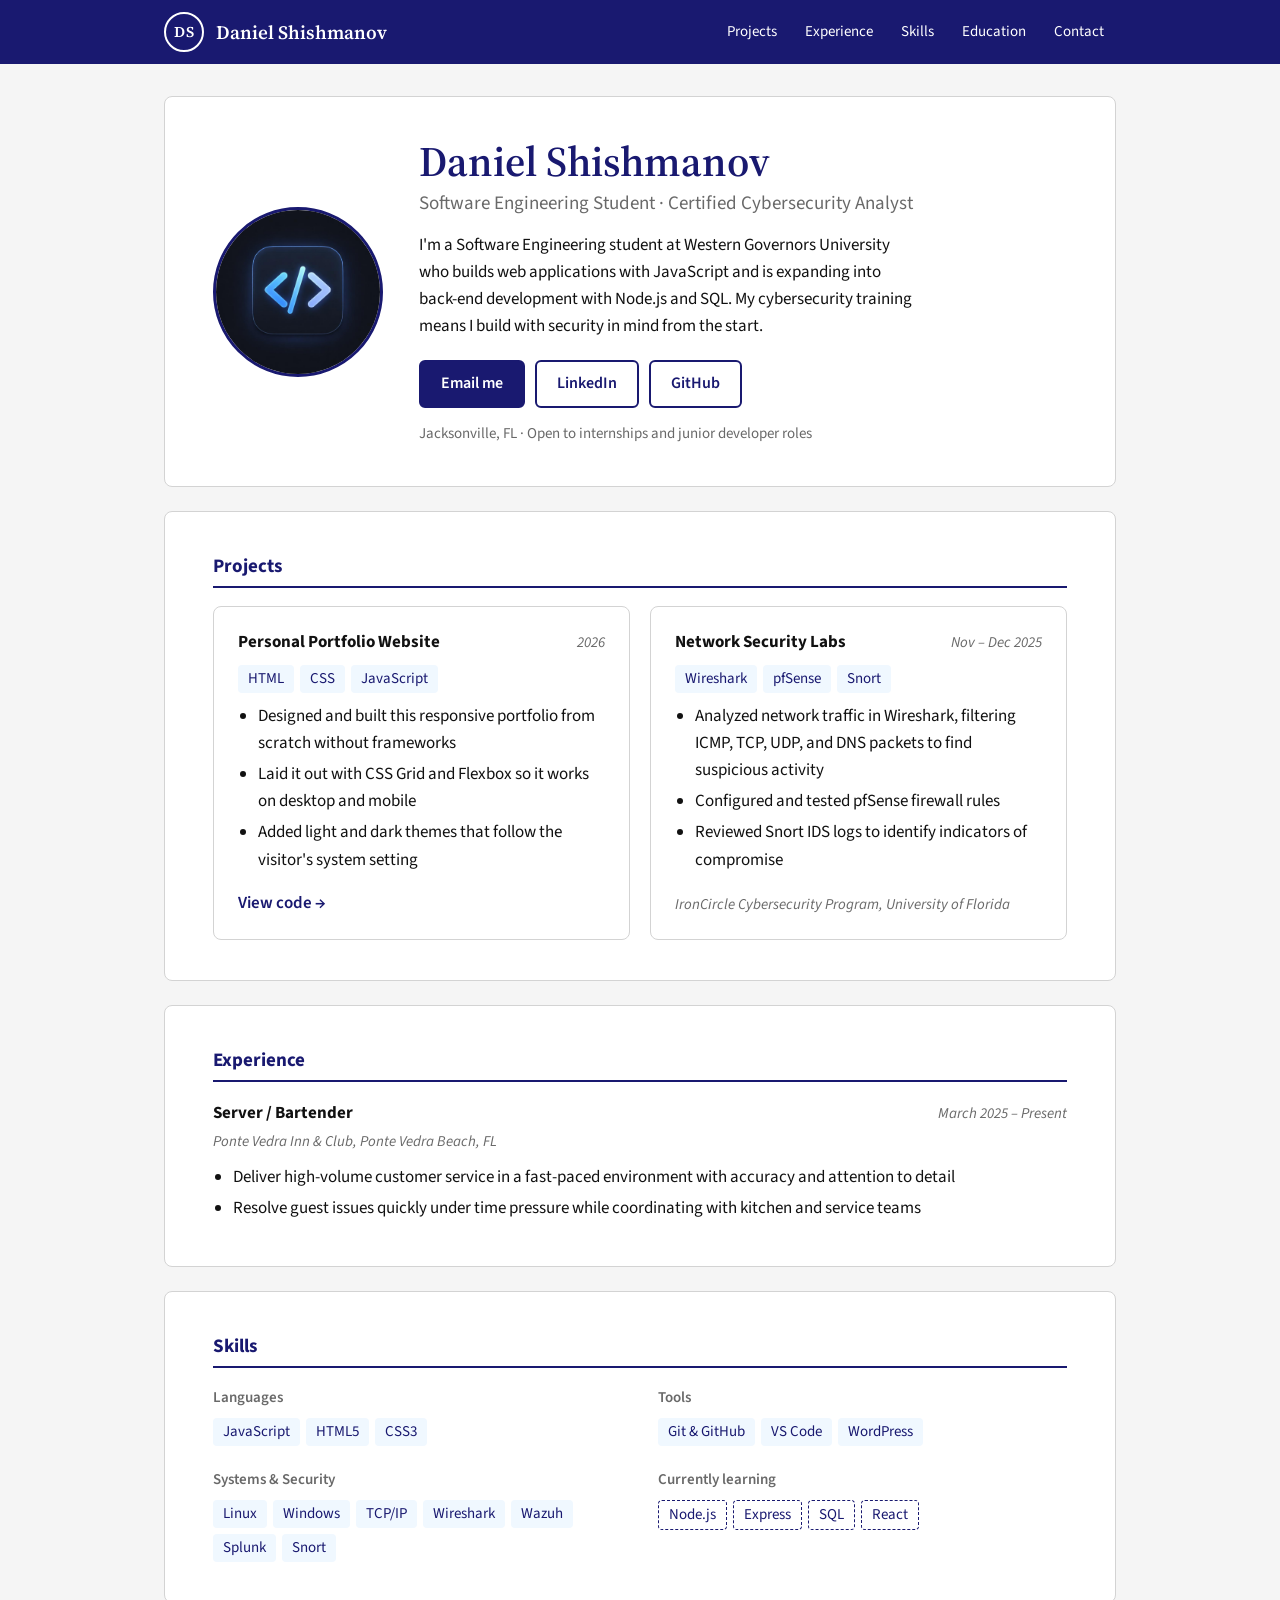
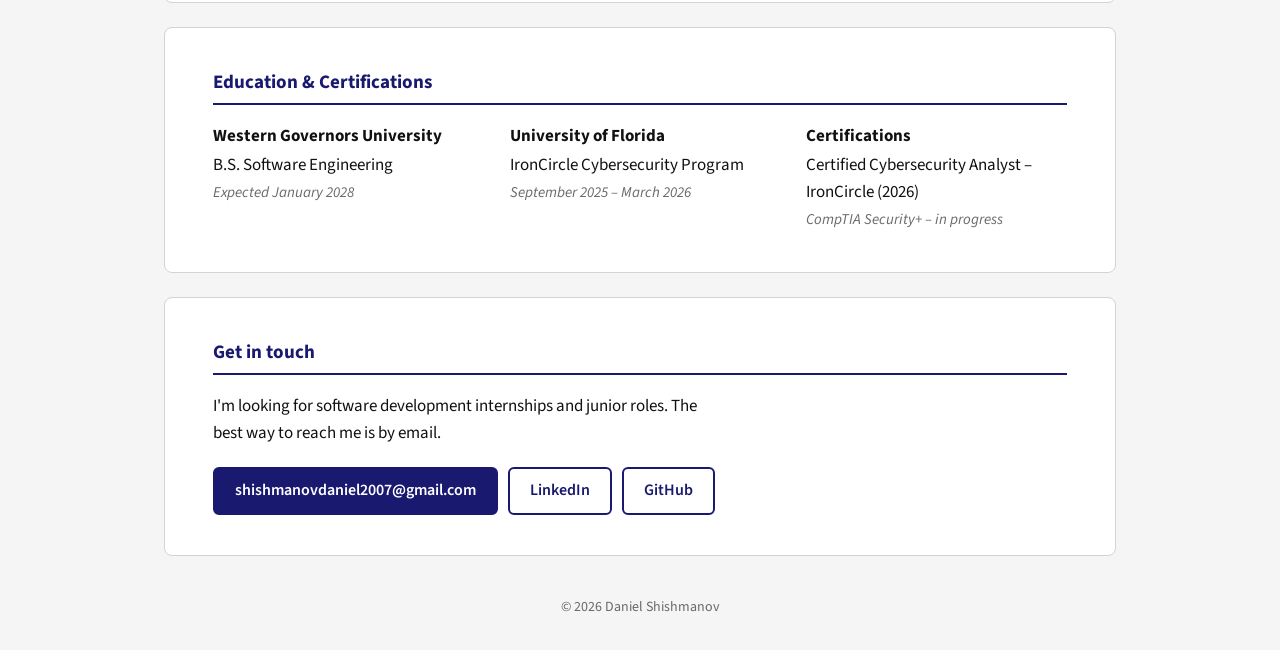
<file: index.html>
<!DOCTYPE html>
<html lang="en">
<head>
    <meta charset="UTF-8">
    <meta name="viewport" content="width=device-width, initial-scale=1">
    <meta name="description" content="Daniel Shishmanov — Software Engineering student at Western Governors University and Certified Cybersecurity Analyst.">
    <title>Daniel Shishmanov | Software Engineer</title>
    <link rel="preconnect" href="https://fonts.googleapis.com">
    <link rel="preconnect" href="https://fonts.gstatic.com" crossorigin>
    <link href="https://fonts.googleapis.com/css2?family=Source+Sans+3:ital,wght@0,400;0,600;0,700;1,400&family=Source+Serif+4:wght@600&display=swap" rel="stylesheet">
    <link rel="stylesheet" href="style.css">
</head>
<body>
    <header class="main-header">
        <div class="header-inner">
            <a class="brand" href="#top">
                <span class="logo">DS</span>
                <span class="brand-name">Daniel Shishmanov</span>
            </a>
            <nav class="navigation" aria-label="Main">
                <a href="#projects">Projects</a>
                <a href="#experience">Experience</a>
                <a href="#skills">Skills</a>
                <a href="#education">Education</a>
                <a href="#contact">Contact</a>
            </nav>
        </div>
    </header>

    <main id="top">
        <section class="hero">
            <img src="images/profile.jpeg" alt="Portrait of Daniel Shishmanov" class="profile-image">
            <div class="hero-text">
                <h1>Daniel Shishmanov</h1>
                <p class="role">Software Engineering Student &middot; Certified Cybersecurity Analyst</p>
                <p class="bio">
                    I'm a Software Engineering student at Western Governors University who builds web
                    applications with JavaScript and is expanding into back-end development with Node.js
                    and SQL. My cybersecurity training means I build with security in mind from the start.
                </p>
                <div class="hero-actions">
                    <a class="button primary" href="mailto:shishmanovdaniel2007@gmail.com">Email me</a>
                    <a class="button" href="https://www.linkedin.com/in/daniel-shishmanov-ba3990364/" target="_blank" rel="noopener">LinkedIn</a>
                    <a class="button" href="https://github.com/ShishmanovDaniel" target="_blank" rel="noopener">GitHub</a>
                </div>
                <p class="location">Jacksonville, FL &middot; Open to internships and junior developer roles</p>
            </div>
        </section>

        <section id="projects" class="block">
            <h2 class="section-title">Projects</h2>
            <div class="project-grid">
                <article class="card">
                    <div class="card-head">
                        <h3>Personal Portfolio Website</h3>
                        <span class="date">2026</span>
                    </div>
                    <ul class="tags"><li>HTML</li><li>CSS</li><li>JavaScript</li></ul>
                    <ul class="points">
                        <li>Designed and built this responsive portfolio from scratch without frameworks</li>
                        <li>Laid it out with CSS Grid and Flexbox so it works on desktop and mobile</li>
                        <li>Added light and dark themes that follow the visitor's system setting</li>
                    </ul>
                    <div class="card-links">
                        <a href="https://github.com/ShishmanovDaniel/personal-portfolio" target="_blank" rel="noopener">View code &rarr;</a>
                    </div>
                </article>

                <article class="card">
                    <div class="card-head">
                        <h3>Network Security Labs</h3>
                        <span class="date">Nov &ndash; Dec 2025</span>
                    </div>
                    <ul class="tags"><li>Wireshark</li><li>pfSense</li><li>Snort</li></ul>
                    <ul class="points">
                        <li>Analyzed network traffic in Wireshark, filtering ICMP, TCP, UDP, and DNS packets to find suspicious activity</li>
                        <li>Configured and tested pfSense firewall rules</li>
                        <li>Reviewed Snort IDS logs to identify indicators of compromise</li>
                    </ul>
                    <p class="card-note">IronCircle Cybersecurity Program, University of Florida</p>
                </article>
            </div>
        </section>

        <section id="experience" class="block">
            <h2 class="section-title">Experience</h2>
            <article class="entry">
                <div class="card-head">
                    <h3>Server / Bartender</h3>
                    <span class="date">March 2025 &ndash; Present</span>
                </div>
                <p class="entry-sub">Ponte Vedra Inn &amp; Club, Ponte Vedra Beach, FL</p>
                <ul class="points">
                    <li>Deliver high-volume customer service in a fast-paced environment with accuracy and attention to detail</li>
                    <li>Resolve guest issues quickly under time pressure while coordinating with kitchen and service teams</li>
                </ul>
            </article>
        </section>

        <section id="skills" class="block">
            <h2 class="section-title">Skills</h2>
            <div class="skills-grid">
                <div class="skill-group">
                    <h3>Languages</h3>
                    <ul class="tags"><li>JavaScript</li><li>HTML5</li><li>CSS3</li></ul>
                </div>
                <div class="skill-group">
                    <h3>Tools</h3>
                    <ul class="tags"><li>Git &amp; GitHub</li><li>VS Code</li><li>WordPress</li></ul>
                </div>
                <div class="skill-group">
                    <h3>Systems &amp; Security</h3>
                    <ul class="tags"><li>Linux</li><li>Windows</li><li>TCP/IP</li><li>Wireshark</li><li>Wazuh</li><li>Splunk</li><li>Snort</li></ul>
                </div>
                <div class="skill-group">
                    <h3>Currently learning</h3>
                    <ul class="tags learning"><li>Node.js</li><li>Express</li><li>SQL</li><li>React</li></ul>
                </div>
            </div>
        </section>

        <section id="education" class="block">
            <h2 class="section-title">Education &amp; Certifications</h2>
            <div class="edu-grid">
                <article class="entry">
                    <h3>Western Governors University</h3>
                    <p>B.S. Software Engineering</p>
                    <p class="entry-sub">Expected January 2028</p>
                </article>
                <article class="entry">
                    <h3>University of Florida</h3>
                    <p>IronCircle Cybersecurity Program</p>
                    <p class="entry-sub">September 2025 &ndash; March 2026</p>
                </article>
                <article class="entry">
                    <h3>Certifications</h3>
                    <p>Certified Cybersecurity Analyst &ndash; IronCircle (2026)</p>
                    <p class="entry-sub">CompTIA Security+ &ndash; in progress</p>
                </article>
            </div>
        </section>

        <section id="contact" class="block contact">
            <h2 class="section-title">Get in touch</h2>
            <p>
                I'm looking for software development internships and junior roles. The best way to reach me is by email.
            </p>
            <div class="hero-actions">
                <a class="button primary" href="mailto:shishmanovdaniel2007@gmail.com">shishmanovdaniel2007@gmail.com</a>
                <a class="button" href="https://www.linkedin.com/in/daniel-shishmanov-ba3990364/" target="_blank" rel="noopener">LinkedIn</a>
                <a class="button" href="https://github.com/ShishmanovDaniel" target="_blank" rel="noopener">GitHub</a>
            </div>
        </section>
    </main>

    <footer>
        <p>&copy; 2026 Daniel Shishmanov</p>
    </footer>
</body>
</html>
</file>
<file: style.css>
* { box-sizing: border-box; }

:root {
    --page: whitesmoke; --paper: white; --ink: #111; --muted: dimgray;
    --rule: lightgray; --tint: aliceblue; --accent: midnightblue; --accent-hover: navy;
}
@media (prefers-color-scheme: dark) {
    :root {
        --page: #10151f; --paper: #19202d; --ink: #e8ebf0; --muted: #a4adbc;
        --rule: #2f3a4d; --tint: #223049; --accent: lightsteelblue; --accent-hover: white;
    }
}

html { scroll-behavior: smooth; scroll-padding-top: 80px; }

body {
    margin: 0;
    background-color: var(--page);
    color: var(--ink);
    font-family: "Source Sans 3", Calibri, Arial, sans-serif;
    font-size: 17px;
    line-height: 1.6;
}

a { color: var(--accent); }
a:hover { color: var(--accent-hover); }

:focus-visible { outline: 3px solid cornflowerblue; outline-offset: 2px; }

img { max-width: 100%; }

/* Header */

.main-header {
    position: sticky;
    top: 0;
    z-index: 10;
    background-color: midnightblue;
    color: white;
}

.header-inner {
    max-width: 1000px;
    margin: 0 auto;
    padding: 12px 24px;
    display: flex;
    align-items: center;
    justify-content: space-between;
    flex-wrap: wrap;
    gap: 10px;
}

.brand {
    display: flex;
    align-items: center;
    gap: 12px;
    color: white;
    text-decoration: none;
}

.brand:hover { color: white; }

.logo {
    width: 40px;
    height: 40px;
    display: grid;
    place-items: center;
    border: 2px solid white;
    border-radius: 50%;
    font-family: "Source Serif 4", Georgia, serif;
    font-weight: 600;
    font-size: 15px;
    letter-spacing: 1px;
}

.brand-name {
    font-family: "Source Serif 4", Georgia, serif;
    font-size: 19px;
    font-weight: 600;
}

.navigation { display: flex; flex-wrap: wrap; gap: 4px; }

.navigation a {
    color: white;
    text-decoration: none;
    font-size: 15px;
    padding: 6px 12px;
    border-radius: 6px;
}

.navigation a:hover { background-color: navy; color: white; }

/* Layout */

main {
    max-width: 1000px;
    margin: 32px auto;
    padding: 0 24px;
}

.hero, .block {
    background-color: var(--paper);
    border: 1px solid var(--rule);
    border-radius: 8px;
    padding: 40px 48px;
}

.block { margin-top: 24px; }

.section-title {
    margin: 0 0 18px;
    padding-bottom: 4px;
    font-size: 19px;
    font-weight: 700;
    color: var(--accent);
    border-bottom: 2px solid var(--accent);
}

h3 { margin: 0; font-size: 17px; }

/* Hero */

.hero {
    display: grid;
    grid-template-columns: auto 1fr;
    gap: 36px;
    align-items: center;
}

.hero > * { min-width: 0; }

.profile-image {
    width: 170px;
    height: 170px;
    object-fit: cover;
    border-radius: 50%;
    border: 3px solid var(--accent);
}

.hero h1 {
    margin: 0;
    font-family: "Source Serif 4", Georgia, serif;
    font-size: 42px;
    font-weight: 600;
    line-height: 1.15;
    color: var(--accent);
}

.role { margin: 4px 0 12px; font-size: 19px; color: var(--muted); }

.bio { margin: 0; max-width: 62ch; }

.location { margin: 14px 0 0; font-size: 15px; color: var(--muted); }

.hero-actions {
    display: flex;
    flex-wrap: wrap;
    gap: 10px;
    margin-top: 20px;
}

.button {
    display: inline-block;
    padding: 9px 20px;
    border: 2px solid var(--accent);
    border-radius: 6px;
    font-weight: 600;
    font-size: 16px;
    text-decoration: none;
    color: var(--accent);
    overflow-wrap: anywhere;
}

.button:hover { background-color: var(--tint); color: var(--accent); }

.button.primary { background-color: var(--accent); color: var(--paper); }
.button.primary:hover { background-color: var(--accent-hover); border-color: var(--accent-hover); color: var(--paper); }

/* Projects */

.project-grid {
    display: grid;
    grid-template-columns: repeat(2, 1fr);
    gap: 20px;
}

.card {
    display: flex;
    flex-direction: column;
    padding: 22px 24px;
    border: 1px solid var(--rule);
    border-radius: 8px;
}

.card-head {
    display: flex;
    justify-content: space-between;
    align-items: baseline;
    flex-wrap: wrap;
    gap: 2px 16px;
}

.date { font-style: italic; color: var(--muted); font-size: 15px; white-space: nowrap; }

.points { margin: 10px 0 0; padding-left: 20px; }
.points li { margin-bottom: 4px; }

.card-links { margin-top: auto; padding-top: 12px; font-weight: 600; }
.card-links a { text-decoration: none; }

.card-note { margin: auto 0 0; padding-top: 12px; font-size: 15px; font-style: italic; color: var(--muted); }

.tags {
    list-style: none;
    padding: 0;
    margin: 8px 0 0;
    display: flex;
    flex-wrap: wrap;
    gap: 6px;
}

.tags li {
    background-color: var(--tint);
    color: var(--accent);
    padding: 2px 10px;
    border-radius: 4px;
    font-size: 15px;
}

.tags.learning li { background-color: transparent; border: 1px dashed var(--accent); }

/* Experience, education, skills */

.entry p { margin: 2px 0 0; }

.entry-sub { color: var(--muted); font-style: italic; font-size: 15px; }

.skills-grid, .edu-grid {
    display: grid;
    grid-template-columns: repeat(2, 1fr);
    gap: 22px 36px;
}

.edu-grid { grid-template-columns: repeat(3, 1fr); }

.skill-group h3 { font-size: 15px; font-weight: 600; color: var(--muted); }

.contact p { margin: 0; max-width: 62ch; }

footer { text-align: center; padding: 8px 20px 32px; }
footer p { margin: 0; color: var(--muted); font-size: 14px; }

/* Responsive */

@media (max-width: 800px) {
    .project-grid, .edu-grid { grid-template-columns: 1fr; }
}

@media (max-width: 640px) {
    body { font-size: 16px; }
    html { scroll-padding-top: 120px; }
    .header-inner { padding: 10px 16px; }
    .navigation a { padding: 4px 8px; font-size: 14px; }
    main { margin: 16px auto; padding: 0 16px; }
    .hero, .block { padding: 26px 20px; }
    .hero { grid-template-columns: 1fr; gap: 18px; }
    .profile-image { width: 120px; height: 120px; }
    .hero h1 { font-size: 34px; }
    .skills-grid { grid-template-columns: 1fr; }
}

@media (prefers-reduced-motion: reduce) {
    html { scroll-behavior: auto; }
}

@media print {
    .main-header, footer { display: none; }
    body { background: white; }
    .hero, .block { border: none; padding: 0; }
}
</file>
